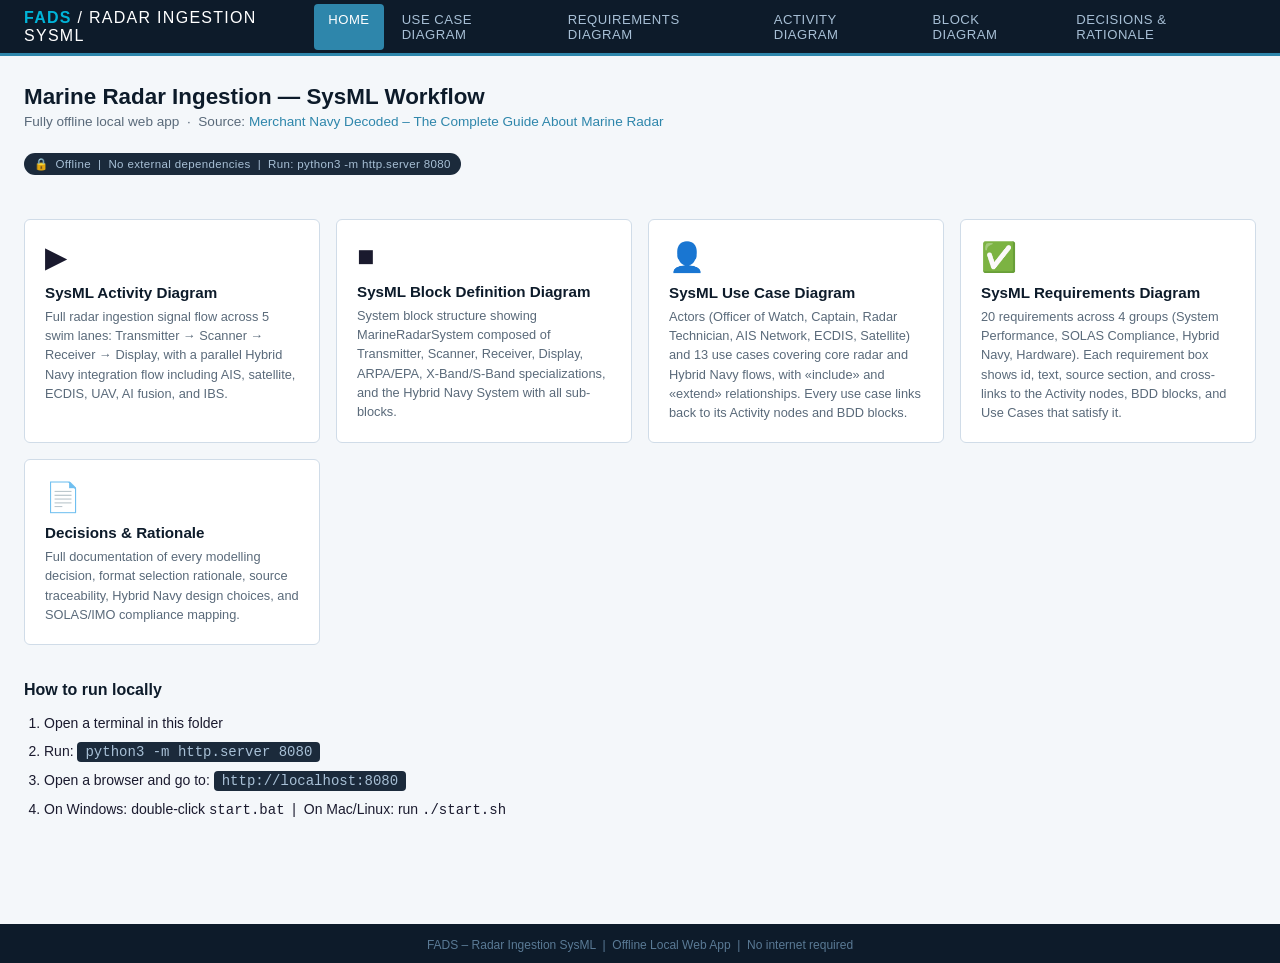
<file: radar-webapp/index.html>
<!DOCTYPE html>
<html lang="en">
<head>
  <meta charset="UTF-8">
  <meta name="viewport" content="width=device-width, initial-scale=1.0">
  <title>FADS – Radar Ingestion SysML</title>
  <link rel="stylesheet" href="css/style.css">
</head>
<body>

<header>
  <div class="logo">FADS <span>/ Radar Ingestion SysML</span></div>
  <nav>
    <a href="index.html" class="active">Home</a>
    <a href="usecase.html">Use Case Diagram</a>
    <a href="requirements.html">Requirements Diagram</a>
    <a href="activity.html">Activity Diagram</a>
    <a href="bdd.html">Block Diagram</a>
    <a href="rationale.html">Decisions &amp; Rationale</a>
  </nav>
</header>

<div class="page-content">
  <h1 class="page-title">Marine Radar Ingestion — SysML Workflow</h1>
  <p class="page-subtitle">
    Fully offline local web app &nbsp;·&nbsp;
    Source: <a href="#" onclick="return false;">Merchant Navy Decoded – The Complete Guide About Marine Radar</a>
  </p>

  <div class="source-badge">
    &#128274;&nbsp; Offline &nbsp;|&nbsp; No external dependencies &nbsp;|&nbsp; Run: python3 -m http.server 8080
  </div>

  <div class="card-grid">
    <a class="card" href="activity.html">
      <div class="card-icon">&#9654;</div>
      <div class="card-title">SysML Activity Diagram</div>
      <div class="card-desc">
        Full radar ingestion signal flow across 5 swim lanes: Transmitter → Scanner → Receiver → Display,
        with a parallel Hybrid Navy integration flow including AIS, satellite, ECDIS, UAV, AI fusion, and IBS.
      </div>
    </a>

    <a class="card" href="bdd.html">
      <div class="card-icon">&#9632;</div>
      <div class="card-title">SysML Block Definition Diagram</div>
      <div class="card-desc">
        System block structure showing MarineRadarSystem composed of Transmitter, Scanner, Receiver, Display,
        ARPA/EPA, X-Band/S-Band specializations, and the Hybrid Navy System with all sub-blocks.
      </div>
    </a>

    <a class="card" href="usecase.html">
      <div class="card-icon">&#128100;</div>
      <div class="card-title">SysML Use Case Diagram</div>
      <div class="card-desc">
        Actors (Officer of Watch, Captain, Radar Technician, AIS Network, ECDIS, Satellite) and 13 use cases
        covering core radar and Hybrid Navy flows, with «include» and «extend» relationships.
        Every use case links back to its Activity nodes and BDD blocks.
      </div>
    </a>

    <a class="card" href="requirements.html">
      <div class="card-icon">&#9989;</div>
      <div class="card-title">SysML Requirements Diagram</div>
      <div class="card-desc">
        20 requirements across 4 groups (System Performance, SOLAS Compliance, Hybrid Navy, Hardware).
        Each requirement box shows id, text, source section, and cross-links to the Activity nodes,
        BDD blocks, and Use Cases that satisfy it.
      </div>
    </a>

    <a class="card" href="rationale.html">
      <div class="card-icon">&#128196;</div>
      <div class="card-title">Decisions &amp; Rationale</div>
      <div class="card-desc">
        Full documentation of every modelling decision, format selection rationale, source traceability,
        Hybrid Navy design choices, and SOLAS/IMO compliance mapping.
      </div>
    </a>
  </div>

  <h2 style="margin-top:36px; font-size:1rem; color:var(--navy);">How to run locally</h2>
  <ol style="margin:10px 0 0 20px; line-height:2;">
    <li>Open a terminal in this folder</li>
    <li>Run: <code style="background:#1B2A3B;color:#A8C0D6;padding:2px 8px;border-radius:4px;">python3 -m http.server 8080</code></li>
    <li>Open a browser and go to: <code style="background:#1B2A3B;color:#A8C0D6;padding:2px 8px;border-radius:4px;">http://localhost:8080</code></li>
    <li>On Windows: double-click <code>start.bat</code> &nbsp;|&nbsp; On Mac/Linux: run <code>./start.sh</code></li>
  </ol>
</div>

<footer>
  FADS – Radar Ingestion SysML &nbsp;|&nbsp; Offline Local Web App &nbsp;|&nbsp; No internet required
</footer>

<script src="js/app.js"></script>
</body>
</html>
</file>
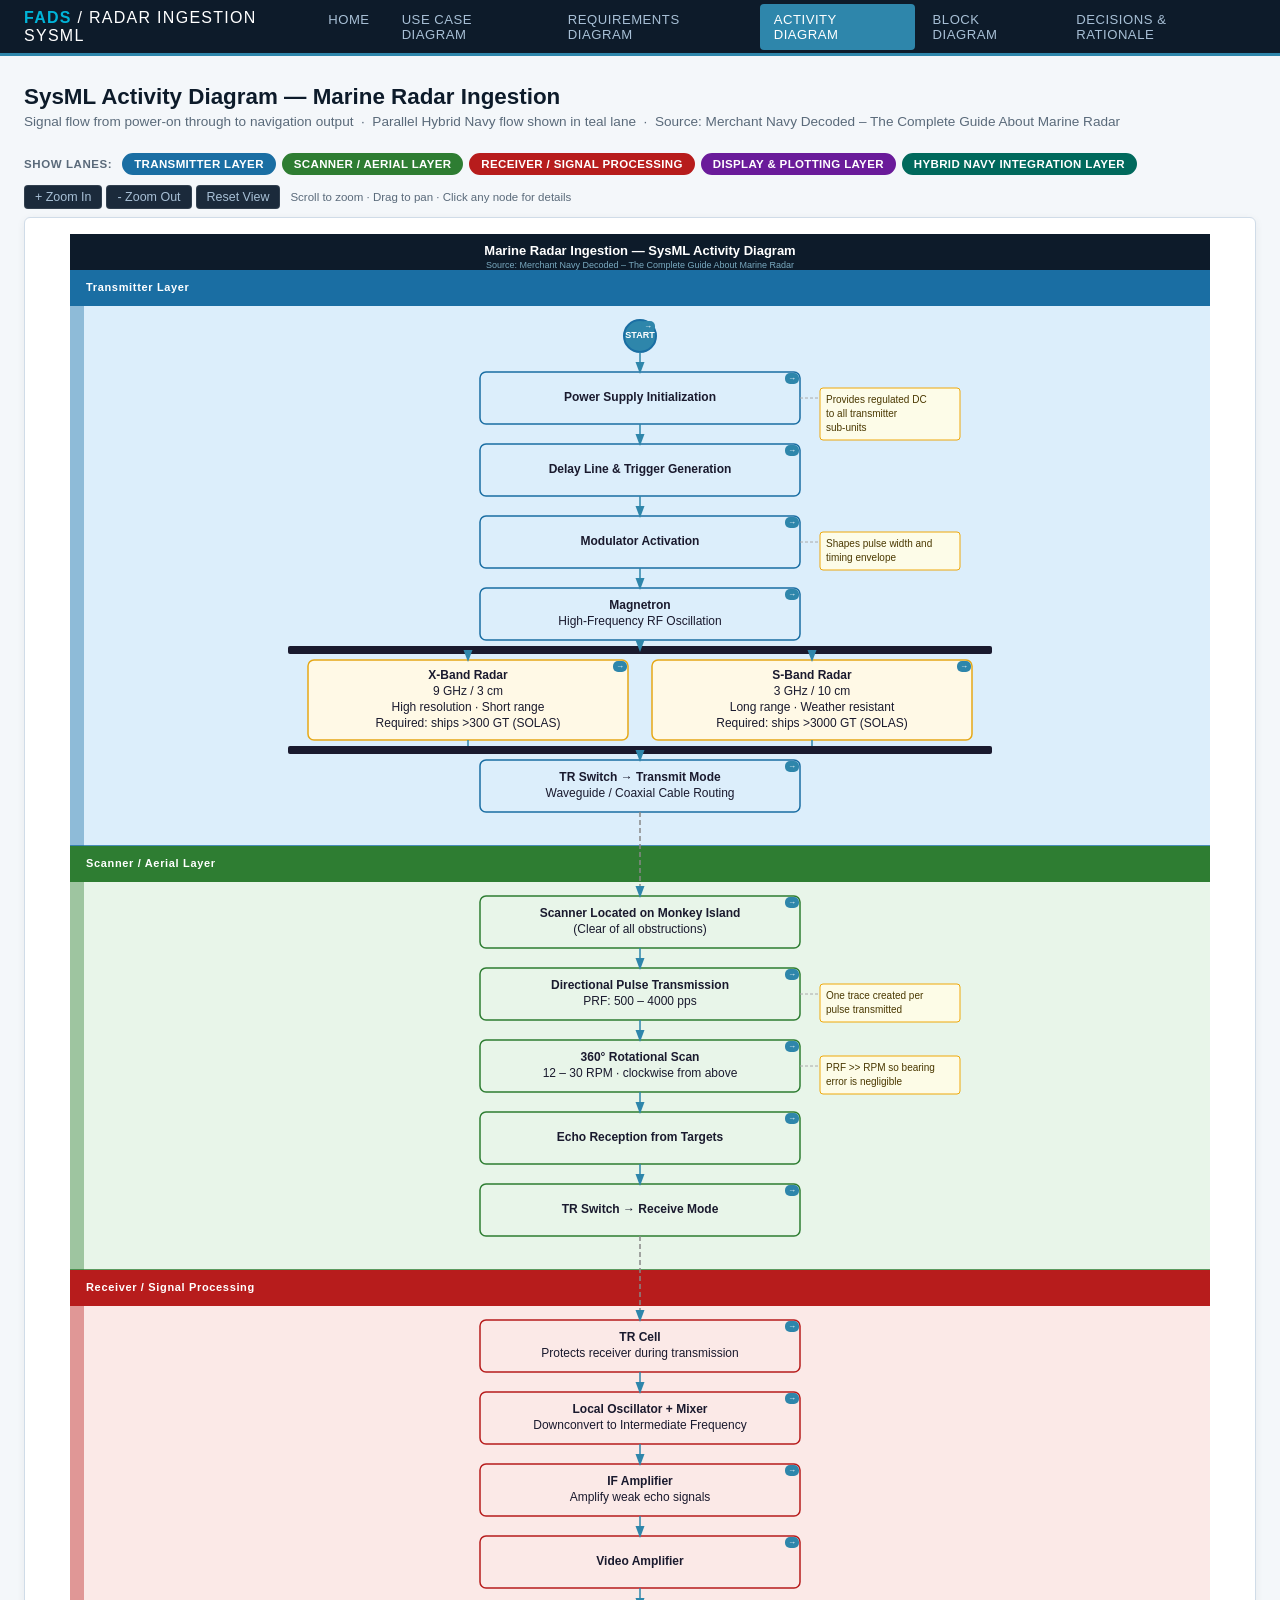
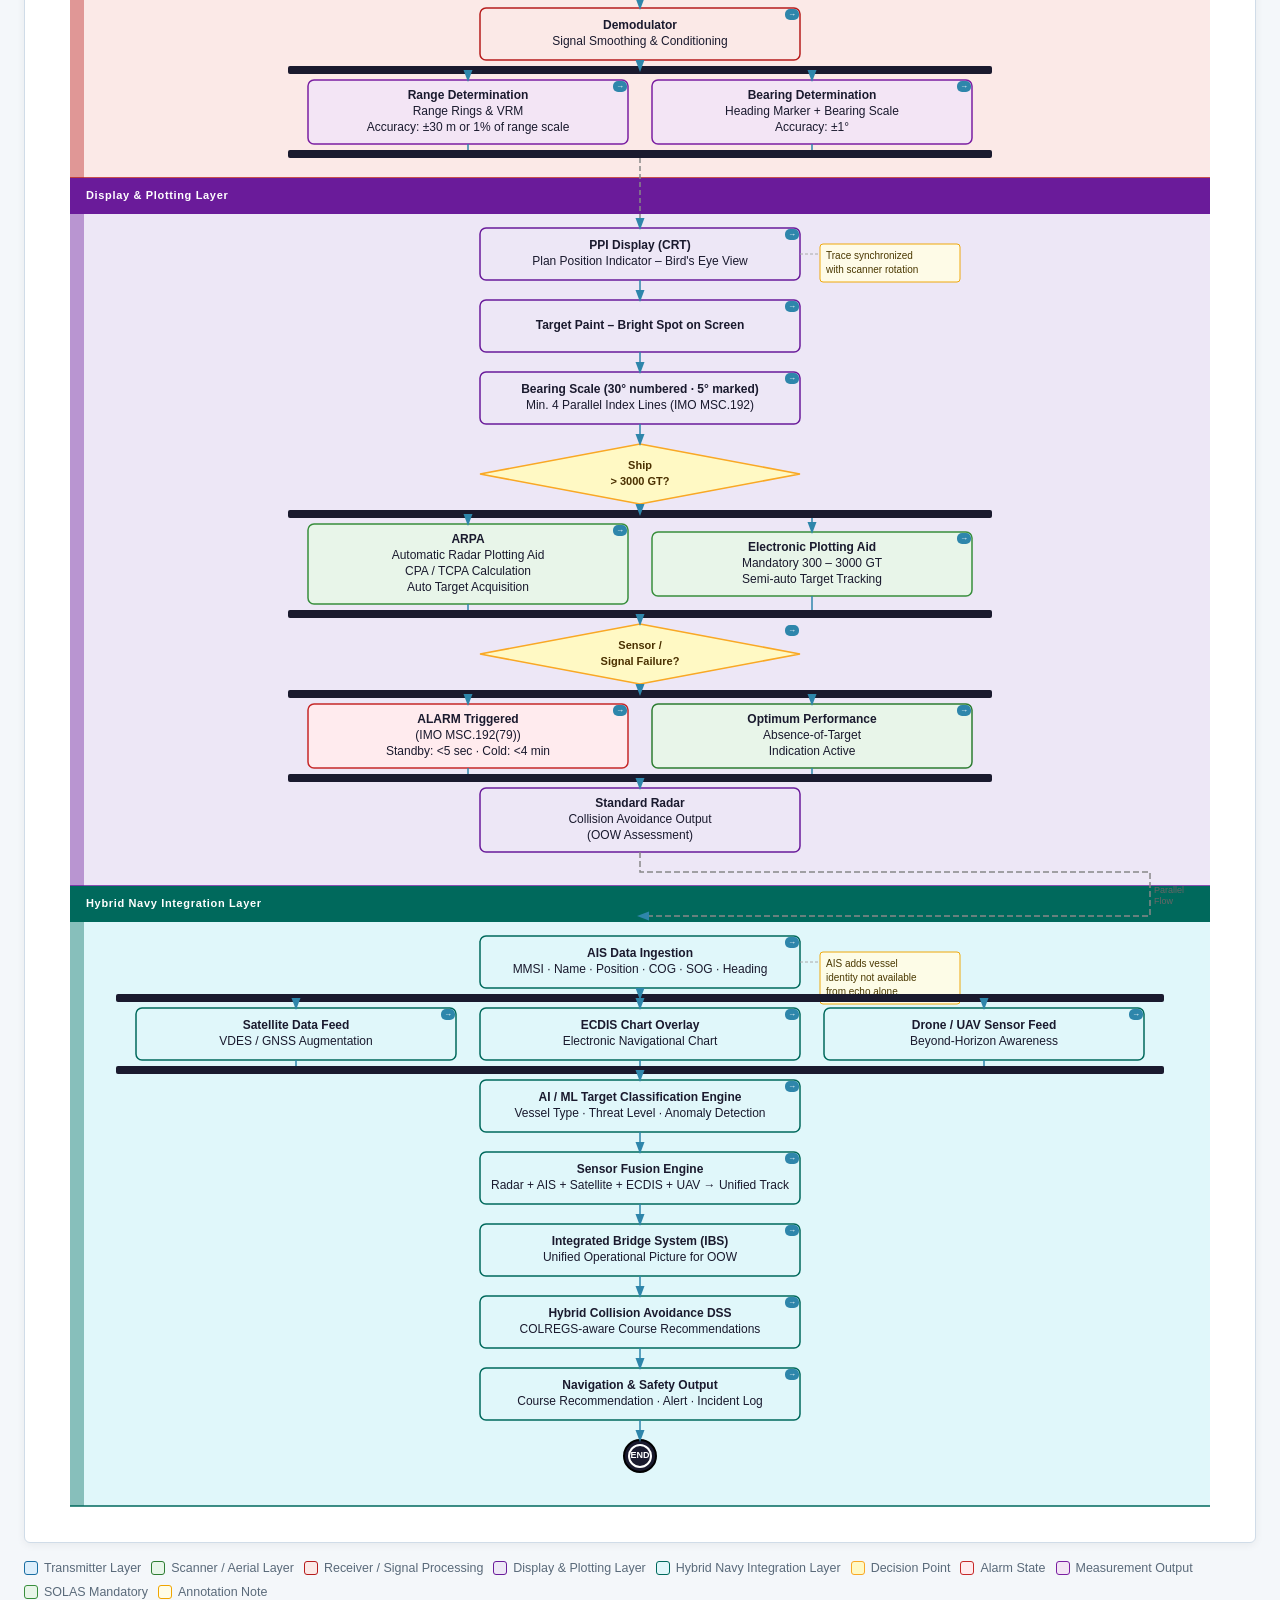
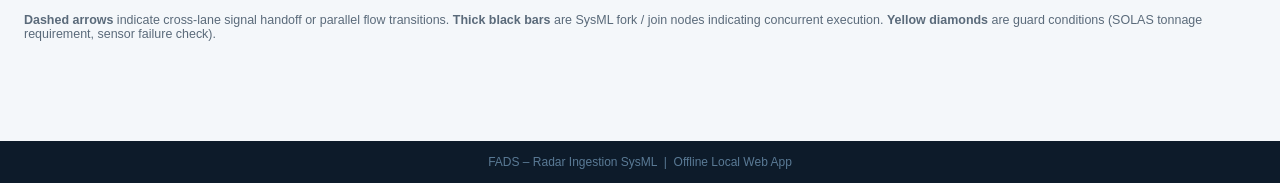
<file: radar-webapp/activity.html>
<!DOCTYPE html>
<html lang="en">
<head>
  <meta charset="UTF-8">
  <meta name="viewport" content="width=device-width, initial-scale=1.0">
  <title>Activity Diagram – FADS Radar SysML</title>
  <link rel="stylesheet" href="css/style.css">
</head>
<body>

<header>
  <div class="logo">FADS <span>/ Radar Ingestion SysML</span></div>
  <nav>
    <a href="index.html">Home</a>
    <a href="usecase.html">Use Case Diagram</a>
    <a href="requirements.html">Requirements Diagram</a>
    <a href="activity.html" class="active">Activity Diagram</a>
    <a href="bdd.html">Block Diagram</a>
    <a href="rationale.html">Decisions &amp; Rationale</a>
  </nav>
</header>

<div class="page-content">
  <h1 class="page-title">SysML Activity Diagram — Marine Radar Ingestion</h1>
  <p class="page-subtitle">
    Signal flow from power-on through to navigation output &nbsp;·&nbsp;
    Parallel Hybrid Navy flow shown in teal lane &nbsp;·&nbsp;
    Source: Merchant Navy Decoded – The Complete Guide About Marine Radar
  </p>

  <div id="lane-filter" class="lane-filter-bar">
    <span class="filter-label">Show lanes:</span>
  </div>

  <div id="diagram-toolbar" class="zoom-controls">
    <button data-zoom="in">+ Zoom In</button>
    <button data-zoom="out">- Zoom Out</button>
    <button data-zoom="reset">Reset View</button>
    <span class="zoom-hint">Scroll to zoom &middot; Drag to pan &middot; Click any node for details</span>
  </div>

  <div class="diagram-wrap">
    <div id="activity-svg"></div>
  </div>

  <div class="legend" style="margin-top:18px;">
    <div class="legend-item">
      <div class="legend-swatch" style="background:#DCEEFB;border-color:#1A6EA3;"></div>
      Transmitter Layer
    </div>
    <div class="legend-item">
      <div class="legend-swatch" style="background:#E8F5E9;border-color:#2E7D32;"></div>
      Scanner / Aerial Layer
    </div>
    <div class="legend-item">
      <div class="legend-swatch" style="background:#FBE9E7;border-color:#B71C1C;"></div>
      Receiver / Signal Processing
    </div>
    <div class="legend-item">
      <div class="legend-swatch" style="background:#EDE7F6;border-color:#6A1B9A;"></div>
      Display &amp; Plotting Layer
    </div>
    <div class="legend-item">
      <div class="legend-swatch" style="background:#E0F7FA;border-color:#00695C;"></div>
      Hybrid Navy Integration Layer
    </div>
    <div class="legend-item">
      <div class="legend-swatch" style="background:#FFF9C4;border-color:#F9A825;"></div>
      Decision Point
    </div>
    <div class="legend-item">
      <div class="legend-swatch" style="background:#FFEBEE;border-color:#C62828;"></div>
      Alarm State
    </div>
    <div class="legend-item">
      <div class="legend-swatch" style="background:#F3E5F5;border-color:#7B1FA2;"></div>
      Measurement Output
    </div>
    <div class="legend-item">
      <div class="legend-swatch" style="background:#E8F5E9;border-color:#388E3C;"></div>
      SOLAS Mandatory
    </div>
    <div class="legend-item">
      <div class="legend-swatch" style="background:#FFFDE7;border-color:#F0A500;"></div>
      Annotation Note
    </div>
  </div>

  <p style="margin-top:14px; font-size:0.78rem; color:var(--text-muted);">
    <strong>Dashed arrows</strong> indicate cross-lane signal handoff or parallel flow transitions.
    <strong>Thick black bars</strong> are SysML fork / join nodes indicating concurrent execution.
    <strong>Yellow diamonds</strong> are guard conditions (SOLAS tonnage requirement, sensor failure check).
  </p>
</div>

<footer>
  FADS – Radar Ingestion SysML &nbsp;|&nbsp; Offline Local Web App
</footer>

<script src="js/app.js"></script>
<script src="js/interact.js"></script>
<script src="js/activity.js"></script>
</body>
</html>
</file>
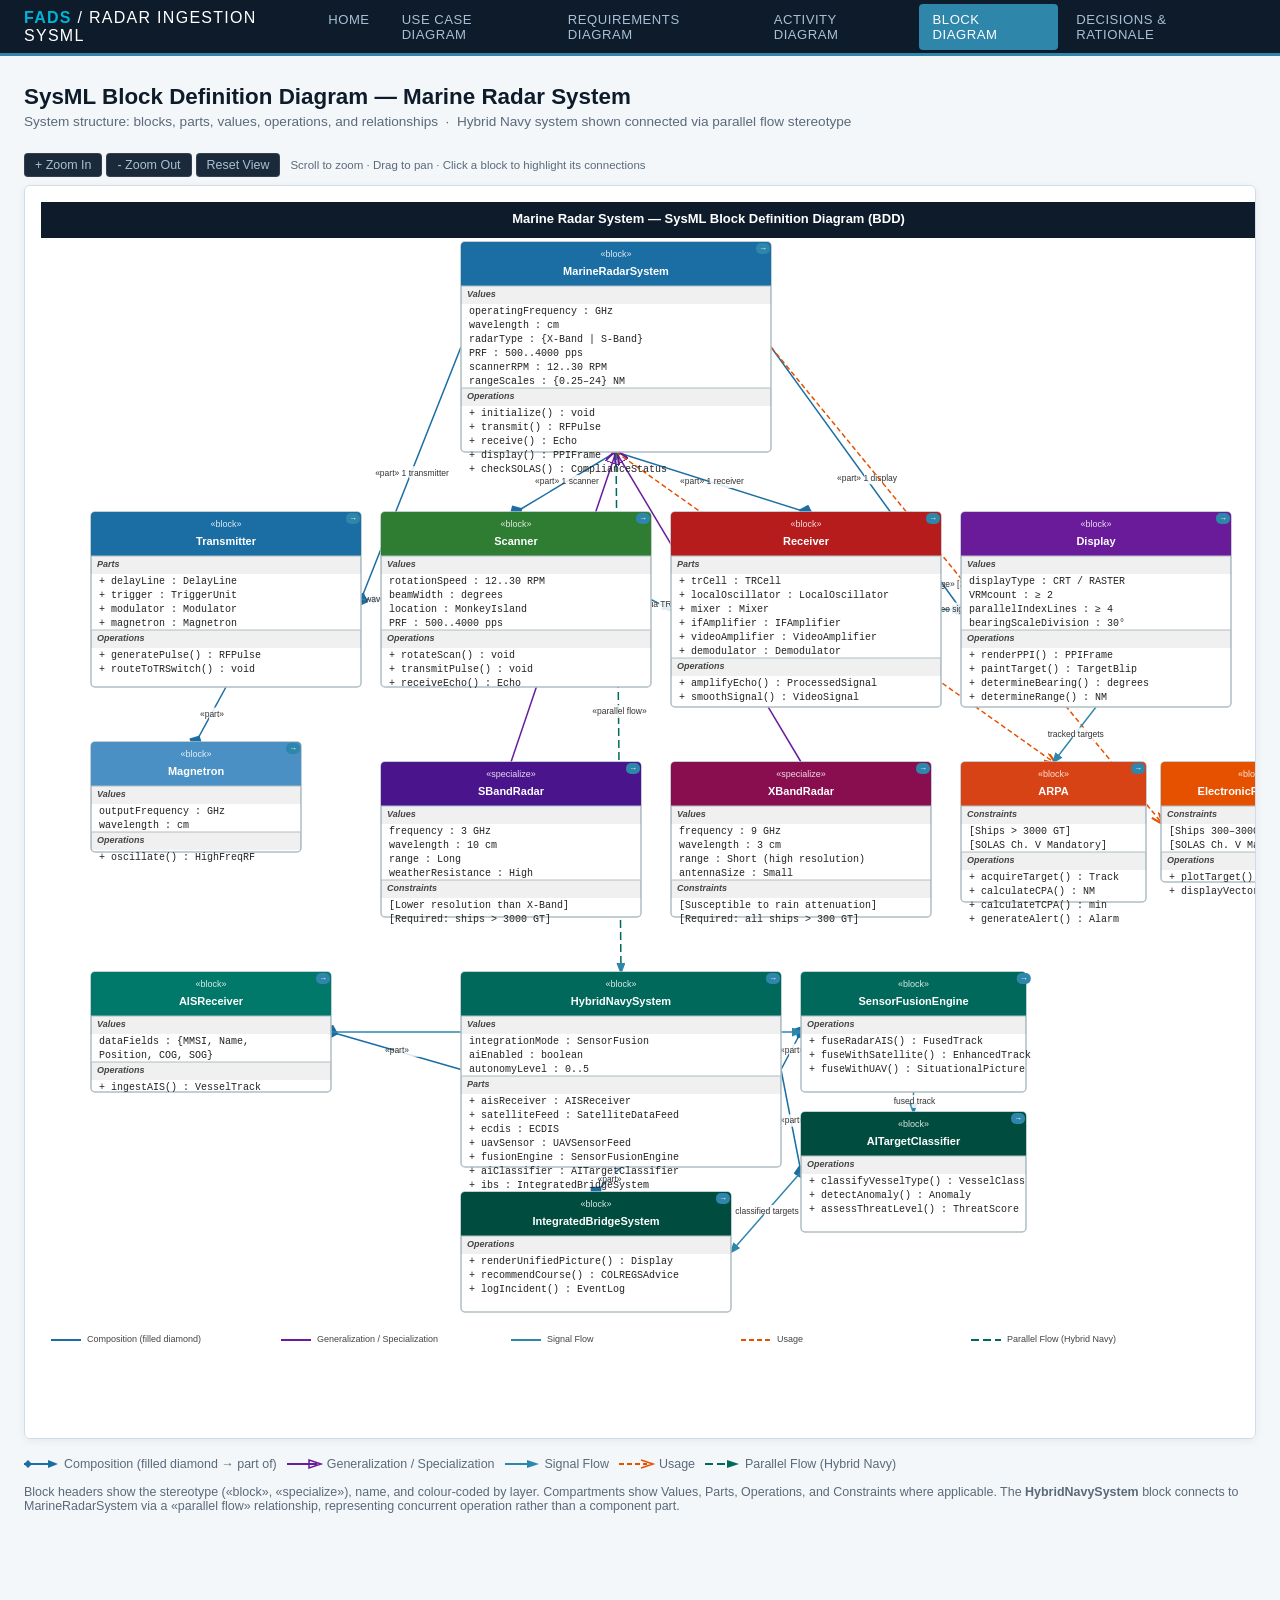
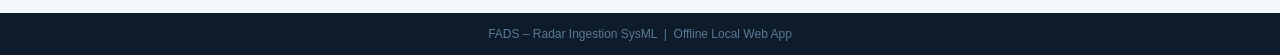
<file: radar-webapp/bdd.html>
<!DOCTYPE html>
<html lang="en">
<head>
  <meta charset="UTF-8">
  <meta name="viewport" content="width=device-width, initial-scale=1.0">
  <title>Block Diagram – FADS Radar SysML</title>
  <link rel="stylesheet" href="css/style.css">
</head>
<body>

<header>
  <div class="logo">FADS <span>/ Radar Ingestion SysML</span></div>
  <nav>
    <a href="index.html">Home</a>
    <a href="usecase.html">Use Case Diagram</a>
    <a href="requirements.html">Requirements Diagram</a>
    <a href="activity.html">Activity Diagram</a>
    <a href="bdd.html" class="active">Block Diagram</a>
    <a href="rationale.html">Decisions &amp; Rationale</a>
  </nav>
</header>

<div class="page-content">
  <h1 class="page-title">SysML Block Definition Diagram — Marine Radar System</h1>
  <p class="page-subtitle">
    System structure: blocks, parts, values, operations, and relationships &nbsp;·&nbsp;
    Hybrid Navy system shown connected via parallel flow stereotype
  </p>

  <div id="diagram-toolbar" class="zoom-controls">
    <button data-zoom="in">+ Zoom In</button>
    <button data-zoom="out">- Zoom Out</button>
    <button data-zoom="reset">Reset View</button>
    <span class="zoom-hint">Scroll to zoom &middot; Drag to pan &middot; Click a block to highlight its connections</span>
  </div>

  <div class="diagram-wrap">
    <div id="bdd-svg"></div>
  </div>

  <div class="legend" style="margin-top:18px;">
    <div class="legend-item">
      <svg width="34" height="12" style="overflow:visible;">
        <line x1="0" y1="6" x2="30" y2="6" stroke="#1A6EA3" stroke-width="2"/>
        <polygon points="24,2 34,6 24,10" fill="#1A6EA3"/>
        <polygon points="4,2 0,6 4,10 8,6" fill="#1A6EA3"/>
      </svg>
      Composition (filled diamond → part of)
    </div>
    <div class="legend-item">
      <svg width="34" height="12" style="overflow:visible;">
        <line x1="0" y1="6" x2="30" y2="6" stroke="#6A1B9A" stroke-width="2"/>
        <polygon points="22,2 34,6 22,10" fill="none" stroke="#6A1B9A" stroke-width="1.5"/>
      </svg>
      Generalization / Specialization
    </div>
    <div class="legend-item">
      <svg width="34" height="12" style="overflow:visible;">
        <line x1="0" y1="6" x2="28" y2="6" stroke="#2E86AB" stroke-width="2"/>
        <polygon points="22,2 34,6 22,10" fill="#2E86AB"/>
      </svg>
      Signal Flow
    </div>
    <div class="legend-item">
      <svg width="34" height="12" style="overflow:visible;">
        <line x1="0" y1="6" x2="28" y2="6" stroke="#E65100" stroke-width="2" stroke-dasharray="5,3"/>
        <path d="M22,2 L34,6 L22,10" fill="none" stroke="#E65100" stroke-width="1.5"/>
      </svg>
      Usage
    </div>
    <div class="legend-item">
      <svg width="34" height="12" style="overflow:visible;">
        <line x1="0" y1="6" x2="28" y2="6" stroke="#00695C" stroke-width="2" stroke-dasharray="8,4"/>
        <polygon points="22,2 34,6 22,10" fill="#00695C"/>
      </svg>
      Parallel Flow (Hybrid Navy)
    </div>
  </div>

  <p style="margin-top:14px; font-size:0.78rem; color:var(--text-muted);">
    Block headers show the stereotype («block», «specialize»), name, and colour-coded by layer.
    Compartments show Values, Parts, Operations, and Constraints where applicable.
    The <strong>HybridNavySystem</strong> block connects to MarineRadarSystem via a «parallel flow» relationship,
    representing concurrent operation rather than a component part.
  </p>
</div>

<footer>
  FADS – Radar Ingestion SysML &nbsp;|&nbsp; Offline Local Web App
</footer>

<script src="js/app.js"></script>
<script src="js/interact.js"></script>
<script src="js/bdd.js"></script>
</body>
</html>
</file>
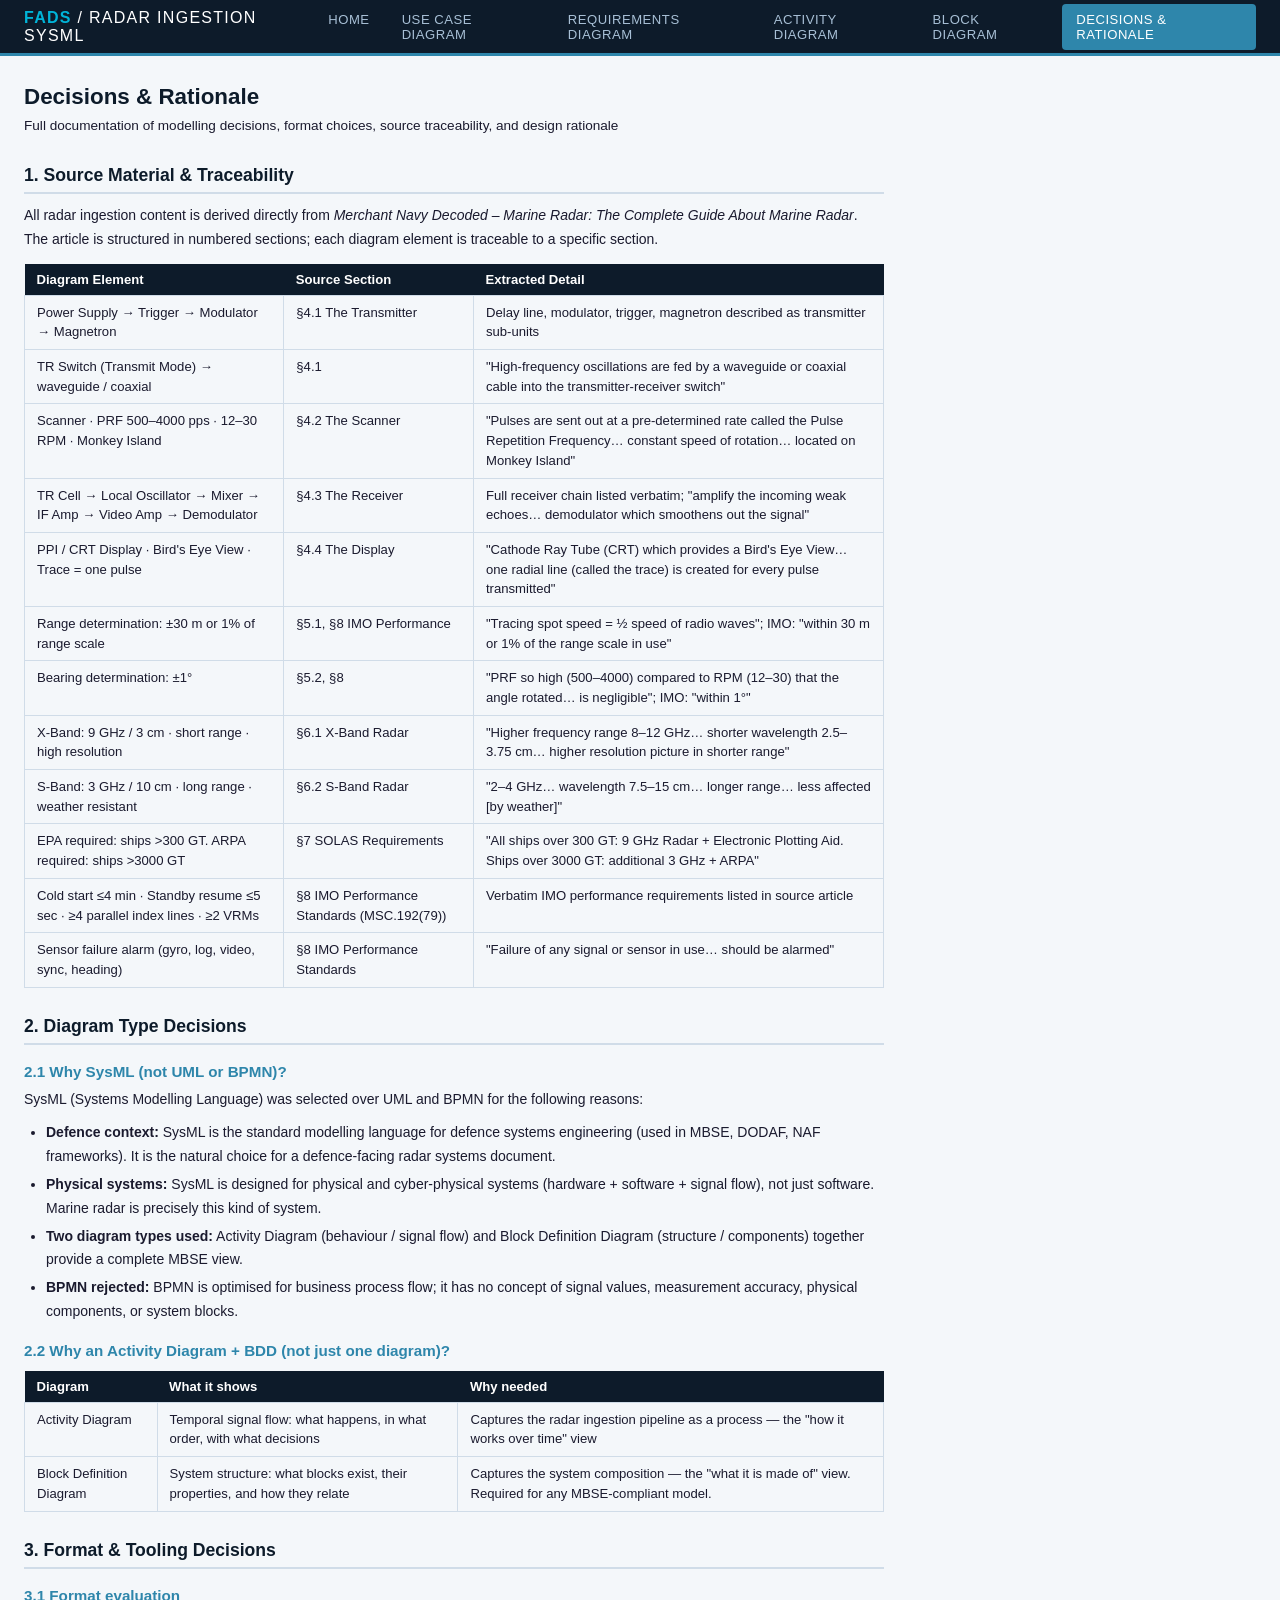
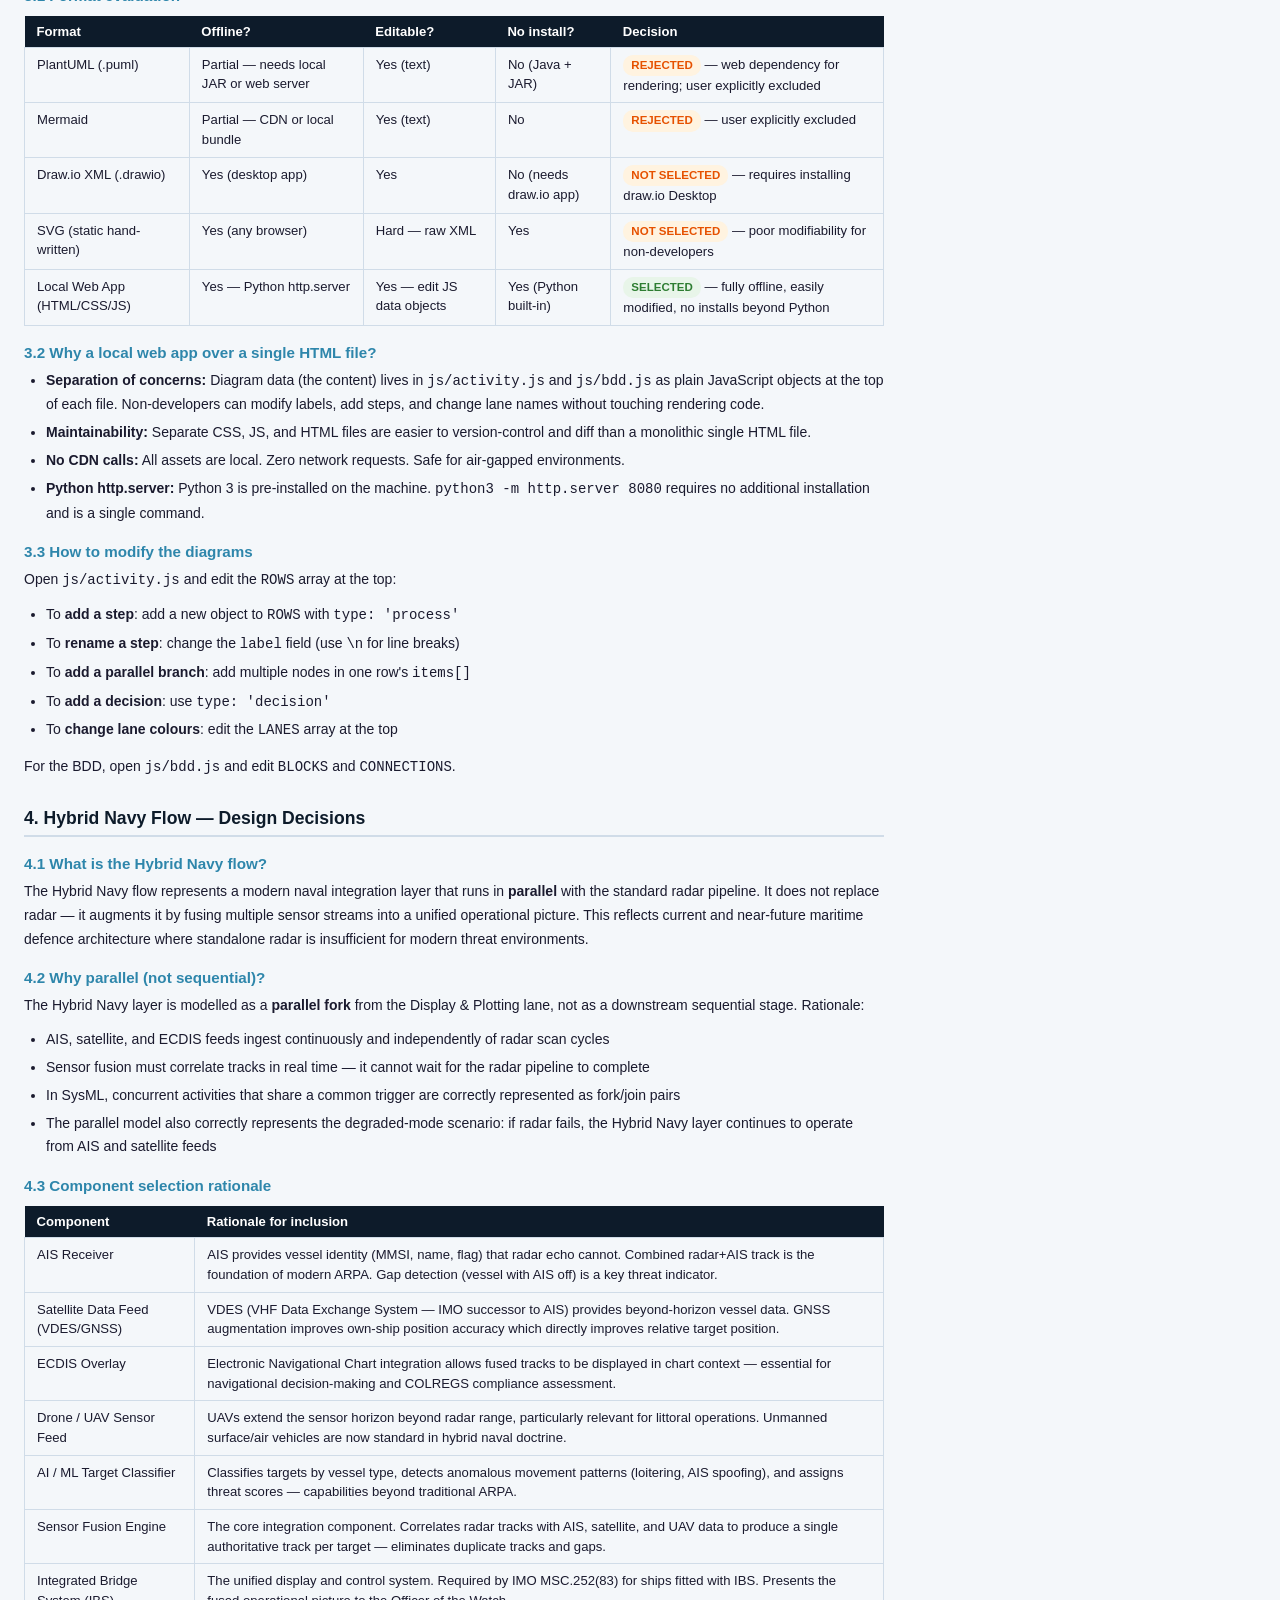
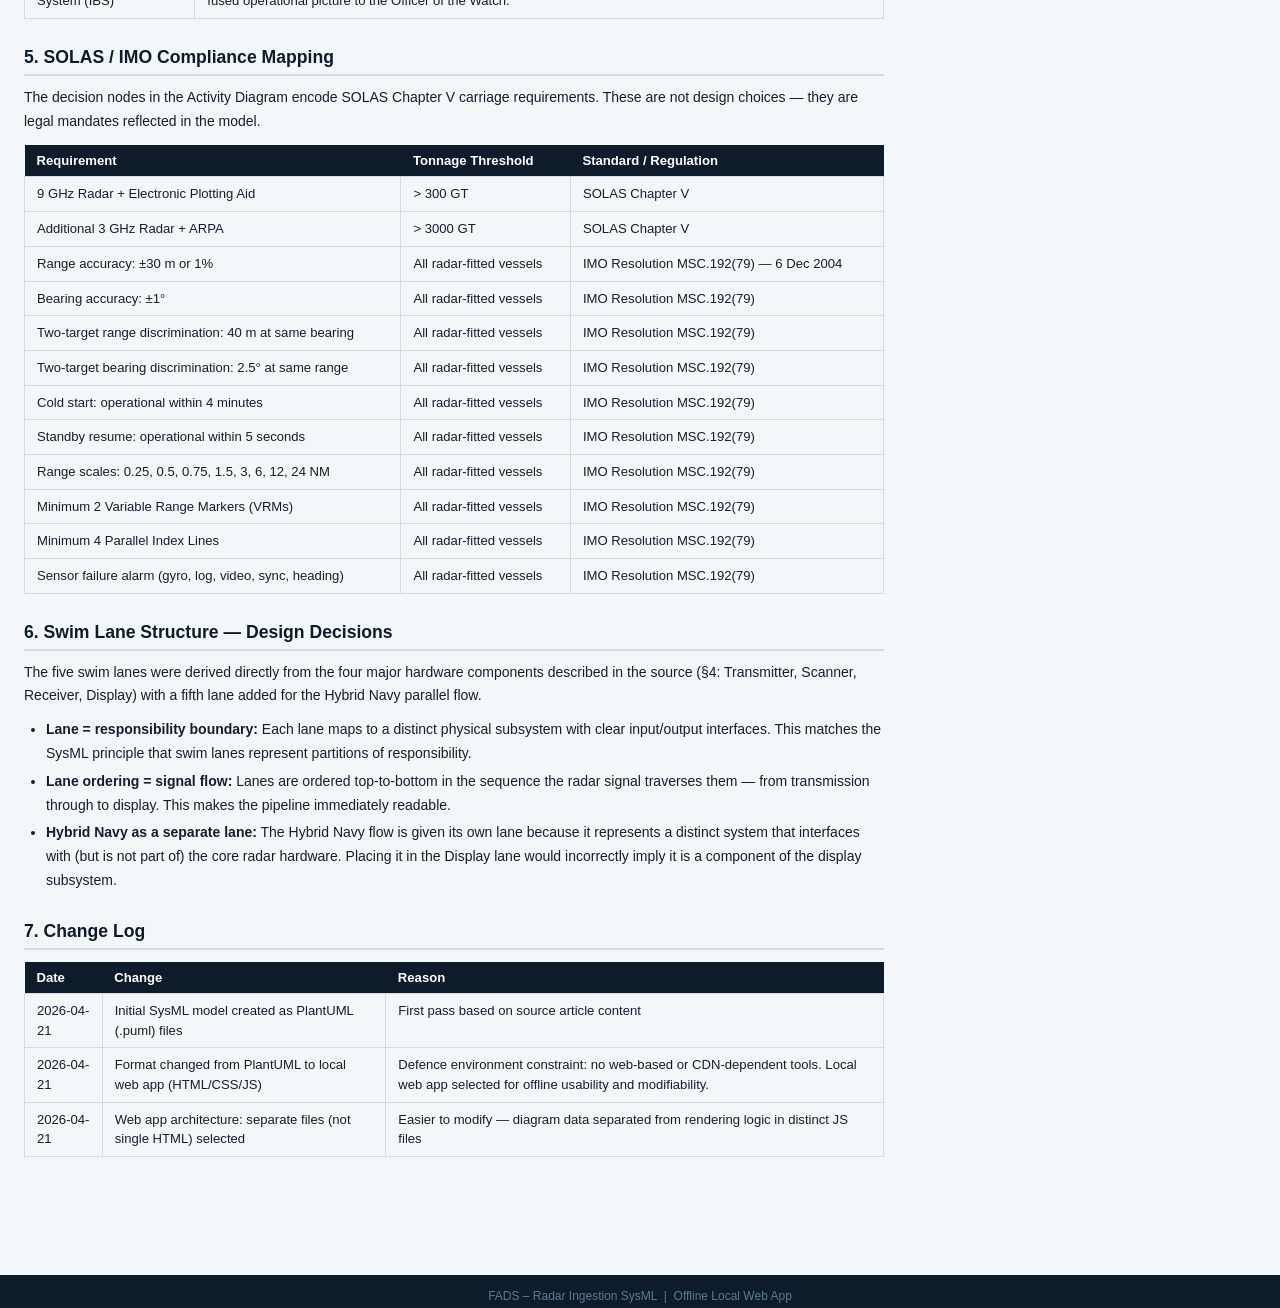
<file: radar-webapp/rationale.html>
<!DOCTYPE html>
<html lang="en">
<head>
  <meta charset="UTF-8">
  <meta name="viewport" content="width=device-width, initial-scale=1.0">
  <title>Decisions &amp; Rationale – FADS Radar SysML</title>
  <link rel="stylesheet" href="css/style.css">
</head>
<body>

<header>
  <div class="logo">FADS <span>/ Radar Ingestion SysML</span></div>
  <nav>
    <a href="index.html">Home</a>
    <a href="usecase.html">Use Case Diagram</a>
    <a href="requirements.html">Requirements Diagram</a>
    <a href="activity.html">Activity Diagram</a>
    <a href="bdd.html">Block Diagram</a>
    <a href="rationale.html" class="active">Decisions &amp; Rationale</a>
  </nav>
</header>

<div class="page-content">
  <div class="rationale-body">

    <h1 class="page-title">Decisions &amp; Rationale</h1>
    <p class="page-subtitle">
      Full documentation of modelling decisions, format choices, source traceability, and design rationale
    </p>

    <!-- ── SECTION 1: SOURCE ─────────────────────────────────── -->
    <h2>1. Source Material &amp; Traceability</h2>
    <p>
      All radar ingestion content is derived directly from
      <em>Merchant Navy Decoded – Marine Radar: The Complete Guide About Marine Radar</em>.
      The article is structured in numbered sections; each diagram element is traceable to a specific section.
    </p>

    <table class="decision-table">
      <thead>
        <tr>
          <th>Diagram Element</th>
          <th>Source Section</th>
          <th>Extracted Detail</th>
        </tr>
      </thead>
      <tbody>
        <tr>
          <td>Power Supply → Trigger → Modulator → Magnetron</td>
          <td>§4.1 The Transmitter</td>
          <td>Delay line, modulator, trigger, magnetron described as transmitter sub-units</td>
        </tr>
        <tr>
          <td>TR Switch (Transmit Mode) → waveguide / coaxial</td>
          <td>§4.1</td>
          <td>"High-frequency oscillations are fed by a waveguide or coaxial cable into the transmitter-receiver switch"</td>
        </tr>
        <tr>
          <td>Scanner · PRF 500–4000 pps · 12–30 RPM · Monkey Island</td>
          <td>§4.2 The Scanner</td>
          <td>"Pulses are sent out at a pre-determined rate called the Pulse Repetition Frequency… constant speed of rotation… located on Monkey Island"</td>
        </tr>
        <tr>
          <td>TR Cell → Local Oscillator → Mixer → IF Amp → Video Amp → Demodulator</td>
          <td>§4.3 The Receiver</td>
          <td>Full receiver chain listed verbatim; "amplify the incoming weak echoes… demodulator which smoothens out the signal"</td>
        </tr>
        <tr>
          <td>PPI / CRT Display · Bird's Eye View · Trace = one pulse</td>
          <td>§4.4 The Display</td>
          <td>"Cathode Ray Tube (CRT) which provides a Bird's Eye View… one radial line (called the trace) is created for every pulse transmitted"</td>
        </tr>
        <tr>
          <td>Range determination: ±30 m or 1% of range scale</td>
          <td>§5.1, §8 IMO Performance</td>
          <td>"Tracing spot speed = ½ speed of radio waves"; IMO: "within 30 m or 1% of the range scale in use"</td>
        </tr>
        <tr>
          <td>Bearing determination: ±1°</td>
          <td>§5.2, §8</td>
          <td>"PRF so high (500–4000) compared to RPM (12–30) that the angle rotated… is negligible"; IMO: "within 1°"</td>
        </tr>
        <tr>
          <td>X-Band: 9 GHz / 3 cm · short range · high resolution</td>
          <td>§6.1 X-Band Radar</td>
          <td>"Higher frequency range 8–12 GHz… shorter wavelength 2.5–3.75 cm… higher resolution picture in shorter range"</td>
        </tr>
        <tr>
          <td>S-Band: 3 GHz / 10 cm · long range · weather resistant</td>
          <td>§6.2 S-Band Radar</td>
          <td>"2–4 GHz… wavelength 7.5–15 cm… longer range… less affected [by weather]"</td>
        </tr>
        <tr>
          <td>EPA required: ships &gt;300 GT. ARPA required: ships &gt;3000 GT</td>
          <td>§7 SOLAS Requirements</td>
          <td>"All ships over 300 GT: 9 GHz Radar + Electronic Plotting Aid. Ships over 3000 GT: additional 3 GHz + ARPA"</td>
        </tr>
        <tr>
          <td>Cold start ≤4 min · Standby resume ≤5 sec · ≥4 parallel index lines · ≥2 VRMs</td>
          <td>§8 IMO Performance Standards (MSC.192(79))</td>
          <td>Verbatim IMO performance requirements listed in source article</td>
        </tr>
        <tr>
          <td>Sensor failure alarm (gyro, log, video, sync, heading)</td>
          <td>§8 IMO Performance Standards</td>
          <td>"Failure of any signal or sensor in use… should be alarmed"</td>
        </tr>
      </tbody>
    </table>

    <!-- ── SECTION 2: DIAGRAM TYPE DECISIONS ─────────────────── -->
    <h2>2. Diagram Type Decisions</h2>

    <h3>2.1 Why SysML (not UML or BPMN)?</h3>
    <p>
      SysML (Systems Modelling Language) was selected over UML and BPMN for the following reasons:
    </p>
    <ul>
      <li><strong>Defence context:</strong> SysML is the standard modelling language for defence systems engineering (used in MBSE, DODAF, NAF frameworks). It is the natural choice for a defence-facing radar systems document.</li>
      <li><strong>Physical systems:</strong> SysML is designed for physical and cyber-physical systems (hardware + software + signal flow), not just software. Marine radar is precisely this kind of system.</li>
      <li><strong>Two diagram types used:</strong> Activity Diagram (behaviour / signal flow) and Block Definition Diagram (structure / components) together provide a complete MBSE view.</li>
      <li><strong>BPMN rejected:</strong> BPMN is optimised for business process flow; it has no concept of signal values, measurement accuracy, physical components, or system blocks.</li>
    </ul>

    <h3>2.2 Why an Activity Diagram + BDD (not just one diagram)?</h3>
    <table class="decision-table">
      <thead>
        <tr><th>Diagram</th><th>What it shows</th><th>Why needed</th></tr>
      </thead>
      <tbody>
        <tr>
          <td>Activity Diagram</td>
          <td>Temporal signal flow: what happens, in what order, with what decisions</td>
          <td>Captures the radar ingestion pipeline as a process — the "how it works over time" view</td>
        </tr>
        <tr>
          <td>Block Definition Diagram</td>
          <td>System structure: what blocks exist, their properties, and how they relate</td>
          <td>Captures the system composition — the "what it is made of" view. Required for any MBSE-compliant model.</td>
        </tr>
      </tbody>
    </table>

    <!-- ── SECTION 3: FORMAT DECISIONS ───────────────────────── -->
    <h2>3. Format &amp; Tooling Decisions</h2>

    <h3>3.1 Format evaluation</h3>
    <table class="decision-table">
      <thead>
        <tr>
          <th>Format</th>
          <th>Offline?</th>
          <th>Editable?</th>
          <th>No install?</th>
          <th>Decision</th>
        </tr>
      </thead>
      <tbody>
        <tr>
          <td>PlantUML (.puml)</td>
          <td>Partial — needs local JAR or web server</td>
          <td>Yes (text)</td>
          <td>No (Java + JAR)</td>
          <td><span class="tag tag-decision">Rejected</span> — web dependency for rendering; user explicitly excluded</td>
        </tr>
        <tr>
          <td>Mermaid</td>
          <td>Partial — CDN or local bundle</td>
          <td>Yes (text)</td>
          <td>No</td>
          <td><span class="tag tag-decision">Rejected</span> — user explicitly excluded</td>
        </tr>
        <tr>
          <td>Draw.io XML (.drawio)</td>
          <td>Yes (desktop app)</td>
          <td>Yes</td>
          <td>No (needs draw.io app)</td>
          <td><span class="tag tag-decision">Not selected</span> — requires installing draw.io Desktop</td>
        </tr>
        <tr>
          <td>SVG (static hand-written)</td>
          <td>Yes (any browser)</td>
          <td>Hard — raw XML</td>
          <td>Yes</td>
          <td><span class="tag tag-decision">Not selected</span> — poor modifiability for non-developers</td>
        </tr>
        <tr>
          <td>Local Web App (HTML/CSS/JS)</td>
          <td>Yes — Python http.server</td>
          <td>Yes — edit JS data objects</td>
          <td>Yes (Python built-in)</td>
          <td><span class="tag tag-rationale">Selected</span> — fully offline, easily modified, no installs beyond Python</td>
        </tr>
      </tbody>
    </table>

    <h3>3.2 Why a local web app over a single HTML file?</h3>
    <ul>
      <li><strong>Separation of concerns:</strong> Diagram data (the content) lives in <code>js/activity.js</code> and <code>js/bdd.js</code> as plain JavaScript objects at the top of each file. Non-developers can modify labels, add steps, and change lane names without touching rendering code.</li>
      <li><strong>Maintainability:</strong> Separate CSS, JS, and HTML files are easier to version-control and diff than a monolithic single HTML file.</li>
      <li><strong>No CDN calls:</strong> All assets are local. Zero network requests. Safe for air-gapped environments.</li>
      <li><strong>Python http.server:</strong> Python 3 is pre-installed on the machine. <code>python3 -m http.server 8080</code> requires no additional installation and is a single command.</li>
    </ul>

    <h3>3.3 How to modify the diagrams</h3>
    <p>Open <code>js/activity.js</code> and edit the <code>ROWS</code> array at the top:</p>
    <ul>
      <li>To <strong>add a step</strong>: add a new object to <code>ROWS</code> with <code>type: 'process'</code></li>
      <li>To <strong>rename a step</strong>: change the <code>label</code> field (use <code>\n</code> for line breaks)</li>
      <li>To <strong>add a parallel branch</strong>: add multiple nodes in one row's <code>items[]</code></li>
      <li>To <strong>add a decision</strong>: use <code>type: 'decision'</code></li>
      <li>To <strong>change lane colours</strong>: edit the <code>LANES</code> array at the top</li>
    </ul>
    <p>For the BDD, open <code>js/bdd.js</code> and edit <code>BLOCKS</code> and <code>CONNECTIONS</code>.</p>

    <!-- ── SECTION 4: HYBRID NAVY DESIGN ─────────────────────── -->
    <h2>4. Hybrid Navy Flow — Design Decisions</h2>

    <h3>4.1 What is the Hybrid Navy flow?</h3>
    <p>
      The Hybrid Navy flow represents a modern naval integration layer that runs in <strong>parallel</strong>
      with the standard radar pipeline. It does not replace radar — it augments it by fusing multiple sensor
      streams into a unified operational picture. This reflects current and near-future maritime defence
      architecture where standalone radar is insufficient for modern threat environments.
    </p>

    <h3>4.2 Why parallel (not sequential)?</h3>
    <p>
      The Hybrid Navy layer is modelled as a <strong>parallel fork</strong> from the Display &amp; Plotting lane,
      not as a downstream sequential stage. Rationale:
    </p>
    <ul>
      <li>AIS, satellite, and ECDIS feeds ingest continuously and independently of radar scan cycles</li>
      <li>Sensor fusion must correlate tracks in real time — it cannot wait for the radar pipeline to complete</li>
      <li>In SysML, concurrent activities that share a common trigger are correctly represented as fork/join pairs</li>
      <li>The parallel model also correctly represents the degraded-mode scenario: if radar fails, the Hybrid Navy layer continues to operate from AIS and satellite feeds</li>
    </ul>

    <h3>4.3 Component selection rationale</h3>
    <table class="decision-table">
      <thead>
        <tr><th>Component</th><th>Rationale for inclusion</th></tr>
      </thead>
      <tbody>
        <tr>
          <td>AIS Receiver</td>
          <td>AIS provides vessel identity (MMSI, name, flag) that radar echo cannot. Combined radar+AIS track is the foundation of modern ARPA. Gap detection (vessel with AIS off) is a key threat indicator.</td>
        </tr>
        <tr>
          <td>Satellite Data Feed (VDES/GNSS)</td>
          <td>VDES (VHF Data Exchange System — IMO successor to AIS) provides beyond-horizon vessel data. GNSS augmentation improves own-ship position accuracy which directly improves relative target position.</td>
        </tr>
        <tr>
          <td>ECDIS Overlay</td>
          <td>Electronic Navigational Chart integration allows fused tracks to be displayed in chart context — essential for navigational decision-making and COLREGS compliance assessment.</td>
        </tr>
        <tr>
          <td>Drone / UAV Sensor Feed</td>
          <td>UAVs extend the sensor horizon beyond radar range, particularly relevant for littoral operations. Unmanned surface/air vehicles are now standard in hybrid naval doctrine.</td>
        </tr>
        <tr>
          <td>AI / ML Target Classifier</td>
          <td>Classifies targets by vessel type, detects anomalous movement patterns (loitering, AIS spoofing), and assigns threat scores — capabilities beyond traditional ARPA.</td>
        </tr>
        <tr>
          <td>Sensor Fusion Engine</td>
          <td>The core integration component. Correlates radar tracks with AIS, satellite, and UAV data to produce a single authoritative track per target — eliminates duplicate tracks and gaps.</td>
        </tr>
        <tr>
          <td>Integrated Bridge System (IBS)</td>
          <td>The unified display and control system. Required by IMO MSC.252(83) for ships fitted with IBS. Presents the fused operational picture to the Officer of the Watch.</td>
        </tr>
      </tbody>
    </table>

    <!-- ── SECTION 5: SOLAS / IMO COMPLIANCE ─────────────────── -->
    <h2>5. SOLAS / IMO Compliance Mapping</h2>
    <p>
      The decision nodes in the Activity Diagram encode SOLAS Chapter V carriage requirements.
      These are not design choices — they are legal mandates reflected in the model.
    </p>
    <table class="decision-table">
      <thead>
        <tr><th>Requirement</th><th>Tonnage Threshold</th><th>Standard / Regulation</th></tr>
      </thead>
      <tbody>
        <tr>
          <td>9 GHz Radar + Electronic Plotting Aid</td>
          <td>&gt; 300 GT</td>
          <td>SOLAS Chapter V</td>
        </tr>
        <tr>
          <td>Additional 3 GHz Radar + ARPA</td>
          <td>&gt; 3000 GT</td>
          <td>SOLAS Chapter V</td>
        </tr>
        <tr>
          <td>Range accuracy: ±30 m or 1%</td>
          <td>All radar-fitted vessels</td>
          <td>IMO Resolution MSC.192(79) — 6 Dec 2004</td>
        </tr>
        <tr>
          <td>Bearing accuracy: ±1°</td>
          <td>All radar-fitted vessels</td>
          <td>IMO Resolution MSC.192(79)</td>
        </tr>
        <tr>
          <td>Two-target range discrimination: 40 m at same bearing</td>
          <td>All radar-fitted vessels</td>
          <td>IMO Resolution MSC.192(79)</td>
        </tr>
        <tr>
          <td>Two-target bearing discrimination: 2.5° at same range</td>
          <td>All radar-fitted vessels</td>
          <td>IMO Resolution MSC.192(79)</td>
        </tr>
        <tr>
          <td>Cold start: operational within 4 minutes</td>
          <td>All radar-fitted vessels</td>
          <td>IMO Resolution MSC.192(79)</td>
        </tr>
        <tr>
          <td>Standby resume: operational within 5 seconds</td>
          <td>All radar-fitted vessels</td>
          <td>IMO Resolution MSC.192(79)</td>
        </tr>
        <tr>
          <td>Range scales: 0.25, 0.5, 0.75, 1.5, 3, 6, 12, 24 NM</td>
          <td>All radar-fitted vessels</td>
          <td>IMO Resolution MSC.192(79)</td>
        </tr>
        <tr>
          <td>Minimum 2 Variable Range Markers (VRMs)</td>
          <td>All radar-fitted vessels</td>
          <td>IMO Resolution MSC.192(79)</td>
        </tr>
        <tr>
          <td>Minimum 4 Parallel Index Lines</td>
          <td>All radar-fitted vessels</td>
          <td>IMO Resolution MSC.192(79)</td>
        </tr>
        <tr>
          <td>Sensor failure alarm (gyro, log, video, sync, heading)</td>
          <td>All radar-fitted vessels</td>
          <td>IMO Resolution MSC.192(79)</td>
        </tr>
      </tbody>
    </table>

    <!-- ── SECTION 6: SWIM LANE DECISIONS ────────────────────── -->
    <h2>6. Swim Lane Structure — Design Decisions</h2>
    <p>
      The five swim lanes were derived directly from the four major hardware components described in the source
      (§4: Transmitter, Scanner, Receiver, Display) with a fifth lane added for the Hybrid Navy parallel flow.
    </p>
    <ul>
      <li><strong>Lane = responsibility boundary:</strong> Each lane maps to a distinct physical subsystem with clear input/output interfaces. This matches the SysML principle that swim lanes represent partitions of responsibility.</li>
      <li><strong>Lane ordering = signal flow:</strong> Lanes are ordered top-to-bottom in the sequence the radar signal traverses them — from transmission through to display. This makes the pipeline immediately readable.</li>
      <li><strong>Hybrid Navy as a separate lane:</strong> The Hybrid Navy flow is given its own lane because it represents a distinct system that interfaces with (but is not part of) the core radar hardware. Placing it in the Display lane would incorrectly imply it is a component of the display subsystem.</li>
    </ul>

    <!-- ── SECTION 7: CHANGE LOG ──────────────────────────────── -->
    <h2>7. Change Log</h2>
    <table class="decision-table">
      <thead>
        <tr><th>Date</th><th>Change</th><th>Reason</th></tr>
      </thead>
      <tbody>
        <tr>
          <td>2026-04-21</td>
          <td>Initial SysML model created as PlantUML (.puml) files</td>
          <td>First pass based on source article content</td>
        </tr>
        <tr>
          <td>2026-04-21</td>
          <td>Format changed from PlantUML to local web app (HTML/CSS/JS)</td>
          <td>Defence environment constraint: no web-based or CDN-dependent tools. Local web app selected for offline usability and modifiability.</td>
        </tr>
        <tr>
          <td>2026-04-21</td>
          <td>Web app architecture: separate files (not single HTML) selected</td>
          <td>Easier to modify — diagram data separated from rendering logic in distinct JS files</td>
        </tr>
      </tbody>
    </table>

  </div>
</div>

<footer>
  FADS – Radar Ingestion SysML &nbsp;|&nbsp; Offline Local Web App
</footer>

<script src="js/app.js"></script>
</body>
</html>
</file>
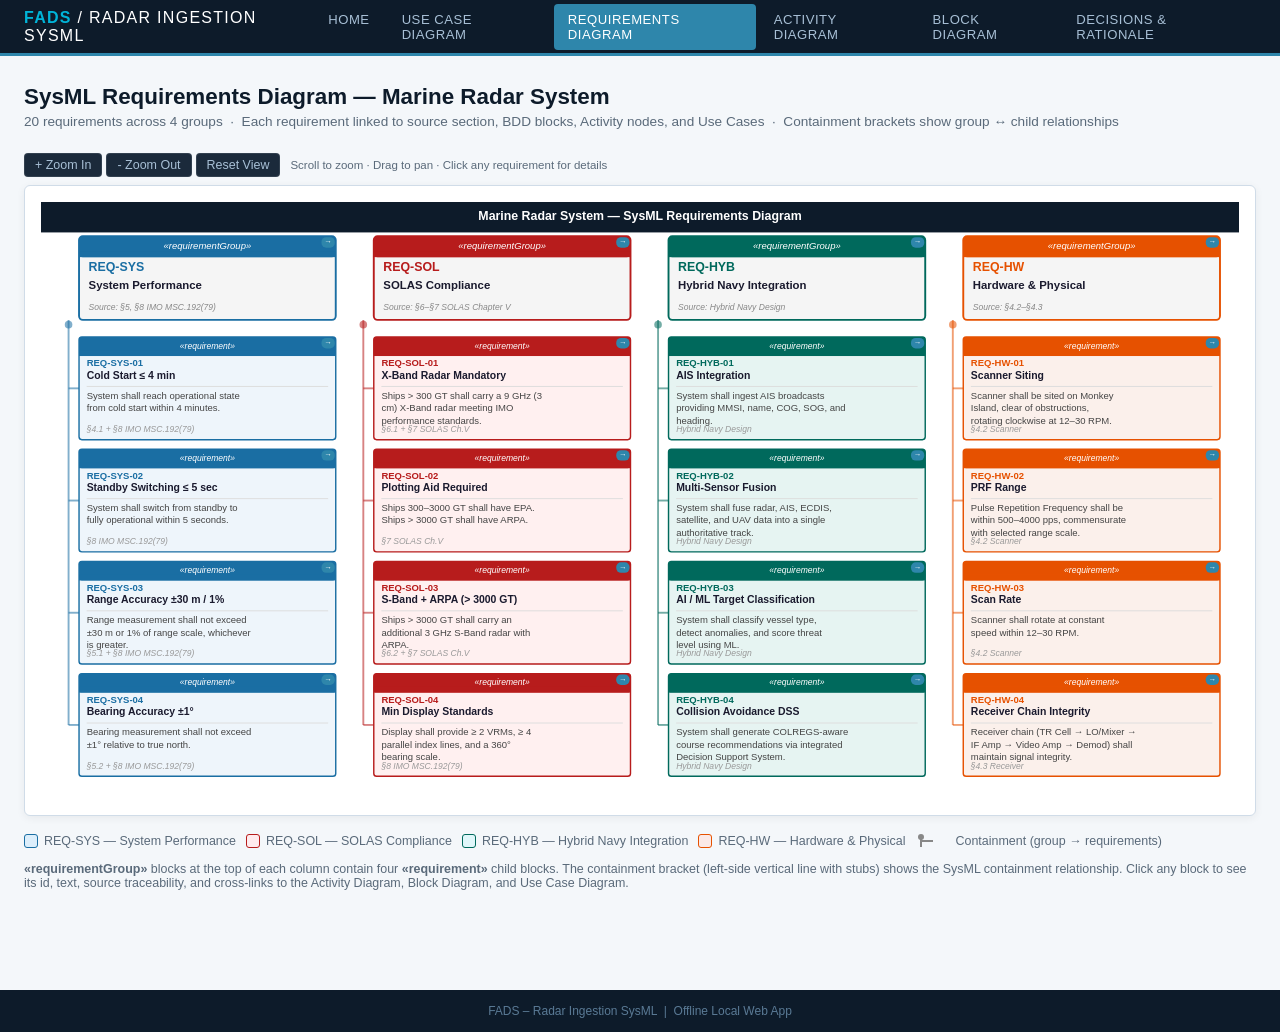
<file: radar-webapp/requirements.html>
<!DOCTYPE html>
<html lang="en">
<head>
  <meta charset="UTF-8">
  <meta name="viewport" content="width=device-width, initial-scale=1.0">
  <title>Requirements Diagram – FADS Radar SysML</title>
  <link rel="stylesheet" href="css/style.css">
</head>
<body>

<header>
  <div class="logo">FADS <span>/ Radar Ingestion SysML</span></div>
  <nav>
    <a href="index.html">Home</a>
    <a href="usecase.html">Use Case Diagram</a>
    <a href="requirements.html" class="active">Requirements Diagram</a>
    <a href="activity.html">Activity Diagram</a>
    <a href="bdd.html">Block Diagram</a>
    <a href="rationale.html">Decisions &amp; Rationale</a>
  </nav>
</header>

<div class="page-content">
  <h1 class="page-title">SysML Requirements Diagram — Marine Radar System</h1>
  <p class="page-subtitle">
    20 requirements across 4 groups &nbsp;·&nbsp;
    Each requirement linked to source section, BDD blocks, Activity nodes, and Use Cases &nbsp;·&nbsp;
    Containment brackets show group ↔ child relationships
  </p>

  <div id="diagram-toolbar" class="zoom-controls">
    <button data-zoom="in">+ Zoom In</button>
    <button data-zoom="out">- Zoom Out</button>
    <button data-zoom="reset">Reset View</button>
    <span class="zoom-hint">Scroll to zoom &middot; Drag to pan &middot; Click any requirement for details</span>
  </div>

  <div class="diagram-wrap">
    <div id="requirements-svg"></div>
  </div>

  <div class="legend" style="margin-top:18px;">
    <div class="legend-item">
      <div class="legend-swatch" style="background:#DCEEFB;border-color:#1A6EA3;"></div>
      REQ-SYS — System Performance
    </div>
    <div class="legend-item">
      <div class="legend-swatch" style="background:#FFEBEE;border-color:#B71C1C;"></div>
      REQ-SOL — SOLAS Compliance
    </div>
    <div class="legend-item">
      <div class="legend-swatch" style="background:#E0F7FA;border-color:#00695C;"></div>
      REQ-HYB — Hybrid Navy Integration
    </div>
    <div class="legend-item">
      <div class="legend-swatch" style="background:#FBE9E7;border-color:#E65100;"></div>
      REQ-HW — Hardware &amp; Physical
    </div>
    <div class="legend-item">
      <svg width="34" height="12" style="overflow:visible;">
        <line x1="6" y1="0" x2="6" y2="12" stroke="#888" stroke-width="2"/>
        <line x1="6" y1="6" x2="18" y2="6" stroke="#888" stroke-width="2"/>
        <circle cx="6" cy="2" r="3" fill="#888"/>
      </svg>
      Containment (group → requirements)
    </div>
  </div>

  <p style="margin-top:14px; font-size:0.78rem; color:var(--text-muted);">
    <strong>«requirementGroup»</strong> blocks at the top of each column contain four
    <strong>«requirement»</strong> child blocks. The containment bracket (left-side vertical line with stubs)
    shows the SysML containment relationship. Click any block to see its id, text, source traceability,
    and cross-links to the Activity Diagram, Block Diagram, and Use Case Diagram.
  </p>
</div>

<footer>
  FADS – Radar Ingestion SysML &nbsp;|&nbsp; Offline Local Web App
</footer>

<script src="js/app.js"></script>
<script src="js/interact.js"></script>
<script src="js/requirements.js"></script>
</body>
</html>
</file>
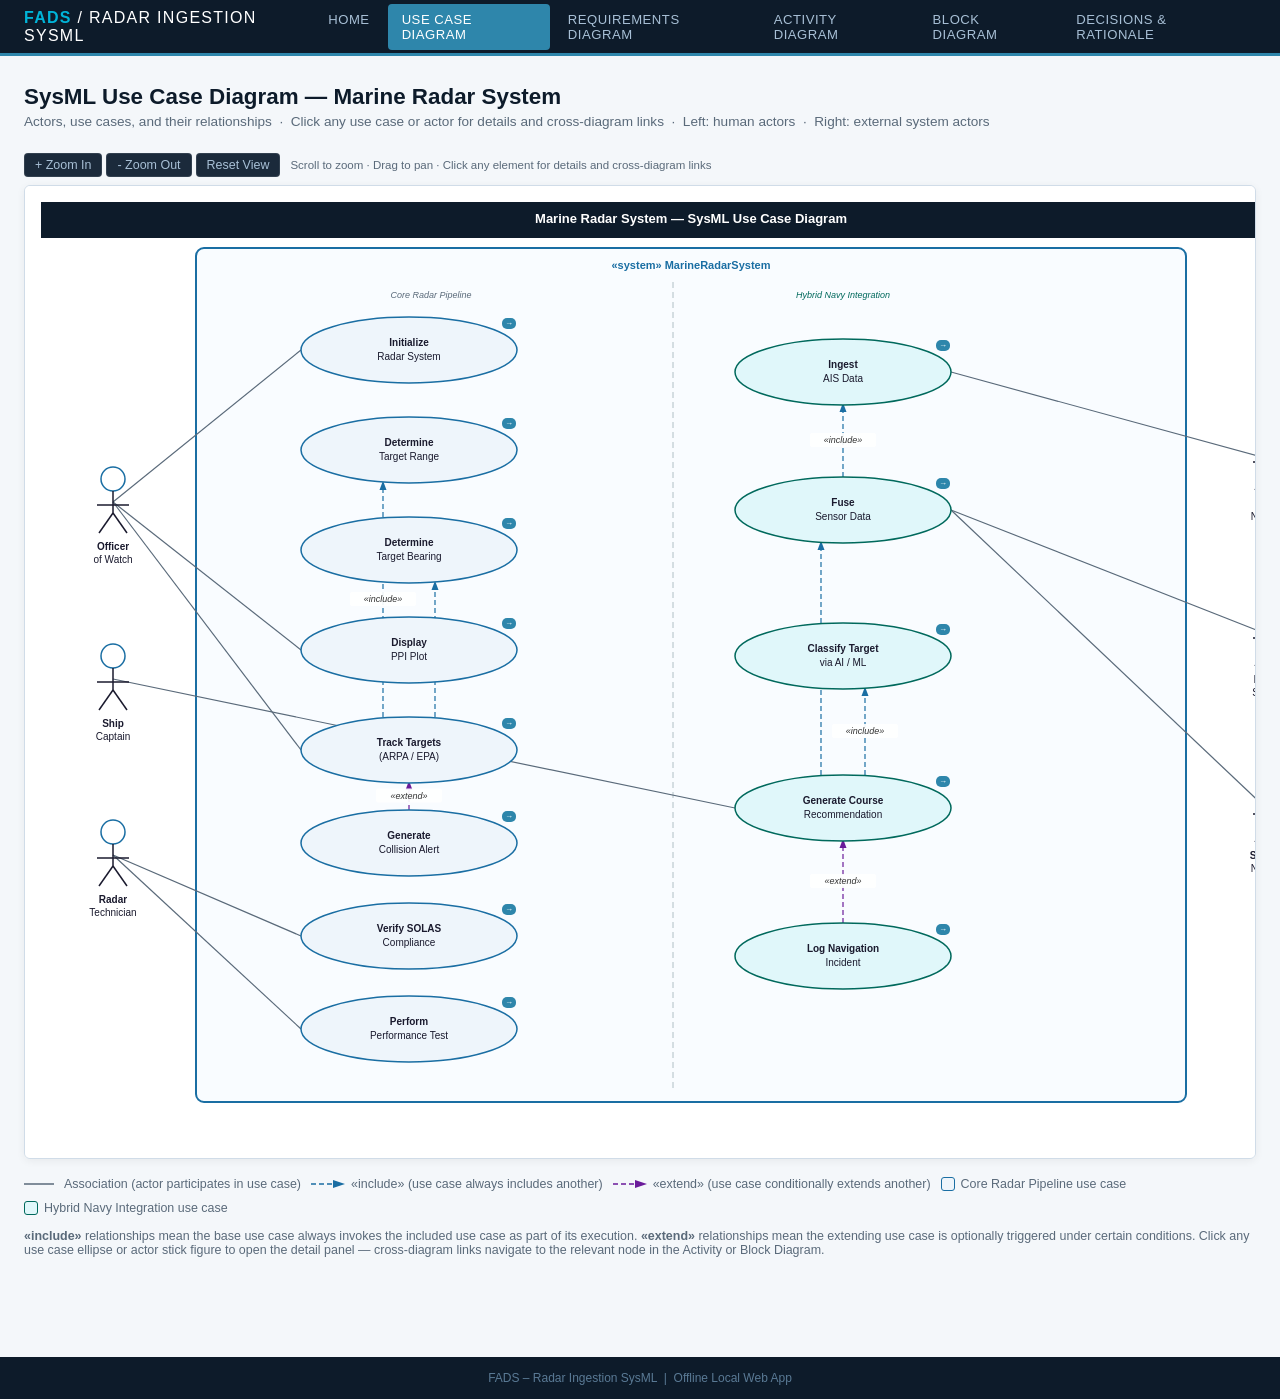
<file: radar-webapp/usecase.html>
<!DOCTYPE html>
<html lang="en">
<head>
  <meta charset="UTF-8">
  <meta name="viewport" content="width=device-width, initial-scale=1.0">
  <title>Use Case Diagram – FADS Radar SysML</title>
  <link rel="stylesheet" href="css/style.css">
</head>
<body>

<header>
  <div class="logo">FADS <span>/ Radar Ingestion SysML</span></div>
  <nav>
    <a href="index.html">Home</a>
    <a href="usecase.html" class="active">Use Case Diagram</a>
    <a href="requirements.html">Requirements Diagram</a>
    <a href="activity.html">Activity Diagram</a>
    <a href="bdd.html">Block Diagram</a>
    <a href="rationale.html">Decisions &amp; Rationale</a>
  </nav>
</header>

<div class="page-content">
  <h1 class="page-title">SysML Use Case Diagram — Marine Radar System</h1>
  <p class="page-subtitle">
    Actors, use cases, and their relationships &nbsp;·&nbsp;
    Click any use case or actor for details and cross-diagram links &nbsp;·&nbsp;
    Left: human actors &nbsp;·&nbsp; Right: external system actors
  </p>

  <div id="diagram-toolbar" class="zoom-controls">
    <button data-zoom="in">+ Zoom In</button>
    <button data-zoom="out">- Zoom Out</button>
    <button data-zoom="reset">Reset View</button>
    <span class="zoom-hint">Scroll to zoom &middot; Drag to pan &middot; Click any element for details and cross-diagram links</span>
  </div>

  <div class="diagram-wrap">
    <div id="usecase-svg"></div>
  </div>

  <div class="legend" style="margin-top:18px;">
    <div class="legend-item">
      <svg width="34" height="12" style="overflow:visible;">
        <line x1="0" y1="6" x2="30" y2="6" stroke="#5A6A7A" stroke-width="1.5"/>
      </svg>
      Association (actor participates in use case)
    </div>
    <div class="legend-item">
      <svg width="34" height="12" style="overflow:visible;">
        <line x1="0" y1="6" x2="28" y2="6" stroke="#1A6EA3" stroke-width="1.5" stroke-dasharray="5,3"/>
        <polygon points="22,2 34,6 22,10" fill="#1A6EA3"/>
      </svg>
      «include» (use case always includes another)
    </div>
    <div class="legend-item">
      <svg width="34" height="12" style="overflow:visible;">
        <line x1="0" y1="6" x2="28" y2="6" stroke="#6A1B9A" stroke-width="1.5" stroke-dasharray="5,3"/>
        <polygon points="22,2 34,6 22,10" fill="#6A1B9A"/>
      </svg>
      «extend» (use case conditionally extends another)
    </div>
    <div class="legend-item">
      <div class="legend-swatch" style="background:#EEF5FB;border-color:#1A6EA3;"></div>
      Core Radar Pipeline use case
    </div>
    <div class="legend-item">
      <div class="legend-swatch" style="background:#E0F7FA;border-color:#00695C;"></div>
      Hybrid Navy Integration use case
    </div>
  </div>

  <p style="margin-top:14px; font-size:0.78rem; color:var(--text-muted);">
    <strong>«include»</strong> relationships mean the base use case always invokes the included use case as part of its execution.
    <strong>«extend»</strong> relationships mean the extending use case is optionally triggered under certain conditions.
    Click any use case ellipse or actor stick figure to open the detail panel — cross-diagram links navigate to the relevant node in the Activity or Block Diagram.
  </p>
</div>

<footer>
  FADS – Radar Ingestion SysML &nbsp;|&nbsp; Offline Local Web App
</footer>

<script src="js/app.js"></script>
<script src="js/interact.js"></script>
<script src="js/usecase.js"></script>
</body>
</html>
</file>
<file: radar-webapp/css/style.css>
/* ============================================================
   FADS – Radar Ingestion SysML Web App
   Shared Stylesheet
   ============================================================ */

:root {
  --navy:      #0D1B2A;
  --navy-mid:  #1B2A3B;
  --accent:    #2E86AB;
  --accent2:   #00B4D8;
  --light-bg:  #F4F7FA;
  --border:    #D0DCE8;
  --text:      #1A1A2E;
  --text-muted:#5A6A7A;
  --white:     #FFFFFF;

  /* Lane colours */
  --lane-tx:       #DCEEFB;
  --lane-tx-hdr:   #1A6EA3;
  --lane-scan:     #E8F5E9;
  --lane-scan-hdr: #2E7D32;
  --lane-rx:       #FBE9E7;
  --lane-rx-hdr:   #B71C1C;
  --lane-disp:     #EDE7F6;
  --lane-disp-hdr: #6A1B9A;
  --lane-hybrid:   #E0F7FA;
  --lane-hybrid-hdr: #00695C;
}

* { box-sizing: border-box; margin: 0; padding: 0; }

body {
  font-family: 'Segoe UI', Arial, sans-serif;
  background: var(--light-bg);
  color: var(--text);
  font-size: 14px;
}

/* ── TOP NAV ─────────────────────────────────────────────── */
header {
  background: var(--navy);
  color: var(--white);
  padding: 0 24px;
  display: flex;
  align-items: center;
  justify-content: space-between;
  height: 56px;
  position: sticky;
  top: 0;
  z-index: 100;
  border-bottom: 3px solid var(--accent);
}

header .logo {
  font-size: 1rem;
  font-weight: 700;
  letter-spacing: 0.08em;
  text-transform: uppercase;
  color: var(--accent2);
}

header .logo span {
  color: var(--white);
  font-weight: 300;
}

nav {
  display: flex;
  gap: 4px;
}

nav a {
  color: #A8C0D6;
  text-decoration: none;
  padding: 8px 14px;
  border-radius: 4px;
  font-size: 0.82rem;
  font-weight: 500;
  letter-spacing: 0.04em;
  text-transform: uppercase;
  transition: background 0.15s, color 0.15s;
}

nav a:hover,
nav a.active {
  background: var(--accent);
  color: var(--white);
}

/* ── PAGE WRAPPER ────────────────────────────────────────── */
.page-content {
  max-width: 1400px;
  margin: 0 auto;
  padding: 28px 24px 60px;
}

.page-title {
  font-size: 1.4rem;
  font-weight: 700;
  color: var(--navy);
  margin-bottom: 4px;
}

.page-subtitle {
  font-size: 0.85rem;
  color: var(--text-muted);
  margin-bottom: 24px;
}

.page-subtitle a {
  color: var(--accent);
  text-decoration: none;
}

/* ── DIAGRAM CONTAINER ───────────────────────────────────── */
.diagram-wrap {
  background: var(--white);
  border: 1px solid var(--border);
  border-radius: 6px;
  padding: 16px;
  overflow-x: auto;
  box-shadow: 0 2px 8px rgba(0,0,0,0.06);
}

.diagram-wrap svg {
  display: block;
  margin: 0 auto;
}

/* ── LEGEND ──────────────────────────────────────────────── */
.legend {
  display: flex;
  flex-wrap: wrap;
  gap: 10px;
  margin-top: 16px;
}

.legend-item {
  display: flex;
  align-items: center;
  gap: 6px;
  font-size: 0.78rem;
  color: var(--text-muted);
}

.legend-swatch {
  width: 14px;
  height: 14px;
  border-radius: 3px;
  border: 1px solid rgba(0,0,0,0.15);
  flex-shrink: 0;
}

/* ── INFO CARDS (index page) ─────────────────────────────── */
.card-grid {
  display: grid;
  grid-template-columns: repeat(auto-fill, minmax(260px, 1fr));
  gap: 16px;
  margin-top: 24px;
}

.card {
  background: var(--white);
  border: 1px solid var(--border);
  border-radius: 6px;
  padding: 20px;
  text-decoration: none;
  color: var(--text);
  transition: box-shadow 0.15s, border-color 0.15s;
  display: block;
}

.card:hover {
  box-shadow: 0 4px 16px rgba(46,134,171,0.15);
  border-color: var(--accent);
}

.card-icon {
  font-size: 1.8rem;
  margin-bottom: 10px;
}

.card-title {
  font-weight: 700;
  font-size: 0.95rem;
  margin-bottom: 6px;
  color: var(--navy);
}

.card-desc {
  font-size: 0.8rem;
  color: var(--text-muted);
  line-height: 1.5;
}

/* ── SOURCE BADGE ────────────────────────────────────────── */
.source-badge {
  display: inline-flex;
  align-items: center;
  gap: 6px;
  background: var(--navy-mid);
  color: #A8C0D6;
  font-size: 0.72rem;
  padding: 4px 10px;
  border-radius: 12px;
  margin-bottom: 20px;
  letter-spacing: 0.03em;
}

/* ── RATIONALE PAGE ──────────────────────────────────────── */
.rationale-body {
  max-width: 860px;
}

.rationale-body h2 {
  font-size: 1.1rem;
  color: var(--navy);
  margin: 28px 0 10px;
  padding-bottom: 6px;
  border-bottom: 2px solid var(--border);
}

.rationale-body h3 {
  font-size: 0.95rem;
  color: var(--accent);
  margin: 18px 0 8px;
}

.rationale-body p {
  line-height: 1.7;
  margin-bottom: 10px;
  color: var(--text);
}

.rationale-body ul, .rationale-body ol {
  padding-left: 22px;
  margin-bottom: 12px;
}

.rationale-body li {
  line-height: 1.7;
  margin-bottom: 4px;
}

.decision-table {
  width: 100%;
  border-collapse: collapse;
  margin: 12px 0 18px;
  font-size: 0.82rem;
}

.decision-table th {
  background: var(--navy);
  color: var(--white);
  padding: 8px 12px;
  text-align: left;
  font-weight: 600;
}

.decision-table td {
  border: 1px solid var(--border);
  padding: 7px 12px;
  vertical-align: top;
  line-height: 1.5;
}

.decision-table tr:nth-child(even) td {
  background: var(--light-bg);
}

.tag {
  display: inline-block;
  padding: 2px 8px;
  border-radius: 10px;
  font-size: 0.72rem;
  font-weight: 600;
  text-transform: uppercase;
}

.tag-source  { background: #E3F2FD; color: #1565C0; }
.tag-decision { background: #FFF3E0; color: #E65100; }
.tag-rationale { background: #E8F5E9; color: #2E7D32; }

/* ── FOOTER ──────────────────────────────────────────────── */
footer {
  background: var(--navy);
  color: #5A7A95;
  font-size: 0.75rem;
  text-align: center;
  padding: 14px;
  margin-top: 40px;
}

/* ── INTERACTIVE: Tooltip ────────────────────────────────── */
.sysml-tooltip {
  position: fixed;
  display: none;
  background: var(--navy);
  color: #E0EEF8;
  font-size: 0.78rem;
  font-family: 'Segoe UI', Arial, sans-serif;
  padding: 5px 10px;
  border-radius: 4px;
  pointer-events: none;
  z-index: 9000;
  max-width: 260px;
  box-shadow: 0 2px 8px rgba(0,0,0,0.4);
  white-space: nowrap;
}

/* ── INTERACTIVE: Detail Panel ───────────────────────────── */
.detail-panel {
  position: fixed;
  display: none;
  width: 316px;
  max-height: 68vh;
  background: var(--white);
  border: 1px solid rgba(0,0,0,0.13);
  border-top: 3px solid var(--accent);
  border-radius: 0 0 8px 8px;
  box-shadow: 0 8px 28px rgba(0,0,0,0.22);
  overflow-y: auto;
  z-index: 600;
  padding: 12px 14px 14px;
  pointer-events: auto;
}
.detail-panel.open { display: block; }

.detail-close {
  position: absolute;
  top: 8px; right: 10px;
  background: none; border: none;
  font-size: 0.85rem; color: var(--text-muted);
  cursor: pointer; padding: 2px 6px; border-radius: 4px;
  line-height: 1;
}
.detail-close:hover { background: var(--light-bg); color: var(--text); }

.dp-stereo { font-size: 0.72rem; color: var(--text-muted); font-style: italic; margin-bottom: 2px; }
.dp-title  { font-size: 1rem; font-weight: 700; color: var(--navy); margin-bottom: 6px; padding-right: 24px; }
.dp-meta   { font-size: 0.75rem; color: var(--accent); font-weight: 600; margin-bottom: 10px; }
.dp-desc   { font-size: 0.82rem; line-height: 1.6; color: var(--text); margin-bottom: 12px; }

.dp-section {
  font-size: 0.72rem; font-weight: 700;
  text-transform: uppercase; letter-spacing: 0.06em;
  color: var(--text-muted); margin: 12px 0 4px;
}
.dp-list { padding-left: 16px; margin: 0 0 8px; }
.dp-list li { font-size: 0.78rem; font-family: Consolas, monospace; color: var(--text); line-height: 1.7; }

.dp-note {
  background: #FFFDE7; border-left: 3px solid #F0A500;
  font-size: 0.78rem; color: #4A3800; padding: 6px 10px;
  border-radius: 0 4px 4px 0; margin-top: 10px; font-style: italic;
}

/* ── INTERACTIVE: Zoom Controls ──────────────────────────── */
.zoom-controls {
  display: flex; align-items: center; gap: 4px; margin-bottom: 8px;
}
.zoom-controls button {
  background: var(--navy-mid); color: #A8C0D6;
  border: 1px solid rgba(255,255,255,0.1); border-radius: 4px;
  padding: 4px 10px; font-size: 0.78rem; cursor: pointer;
  font-family: 'Segoe UI', Arial, sans-serif; transition: background 0.15s, color 0.15s;
}
.zoom-controls button:hover { background: var(--accent); color: var(--white); }
.zoom-hint { font-size: 0.72rem; color: var(--text-muted); margin-left: 6px; }

/* ── INTERACTIVE: Lane Filter ────────────────────────────── */
.lane-filter-bar {
  display: flex; flex-wrap: wrap; gap: 6px;
  margin-bottom: 10px; align-items: center;
}
.filter-label {
  font-size: 0.72rem; color: var(--text-muted);
  text-transform: uppercase; letter-spacing: 0.05em;
  font-weight: 600; margin-right: 4px;
}
.lane-filter-btn {
  font-size: 0.72rem; font-family: 'Segoe UI', Arial, sans-serif;
  padding: 3px 10px; border-radius: 12px; border: 2px solid #ccc;
  background: var(--white); color: var(--text-muted);
  cursor: pointer; transition: all 0.15s; font-weight: 600;
  letter-spacing: 0.03em; text-transform: uppercase;
}

/* ── INTERACTIVE: Cross-diagram reference links ──────────── */
.dp-crossref {
  display: block;
  font-size: 0.78rem;
  color: var(--accent);
  text-decoration: none;
  padding: 5px 0;
  border-bottom: 1px solid var(--border);
  transition: color 0.15s;
}
.dp-crossref:last-child { border-bottom: none; }
.dp-crossref:hover { color: var(--navy); text-decoration: underline; }

/* ── INTERACTIVE: URL-highlight flash ────────────────────── */
@keyframes nodeFlash {
  0%   { filter: drop-shadow(0 0 10px rgba(46,134,171,0.9)); opacity: 1; }
  40%  { filter: drop-shadow(0 0 3px rgba(46,134,171,0.3));  opacity: 0.7; }
  100% { filter: drop-shadow(0 0 10px rgba(46,134,171,0.9)); opacity: 1; }
}
.highlight-flash { animation: nodeFlash 0.55s ease 3; }

/* ── INTERACTIVE: Node hover (Activity) ──────────────────── */
.node-group { cursor: pointer; }
.node-group:hover rect,
.node-group:hover polygon,
.node-group:hover circle { opacity: 0.85; }

/* ── INTERACTIVE: Block states (BDD) ─────────────────────── */
.block-group { cursor: pointer; transition: opacity 0.2s; }
.block-group.dimmed  { opacity: 0.1; pointer-events: none; }
.block-group.selected { filter: drop-shadow(0 0 7px rgba(46,134,171,0.85)); }

.conn-group { transition: opacity 0.2s; }
.conn-group.dimmed { opacity: 0.05; }
.conn-group.highlighted line,
.conn-group.highlighted polyline { stroke-width: 3 !important; }

/* ── INTERACTIVE: Requirements Diagram nodes ─────────────────── */
.req-group, .req-node { cursor: pointer; transition: filter 0.15s; }
.req-group:hover, .req-node:hover {
  filter: drop-shadow(0 0 6px rgba(46,134,171,0.55));
}

/* ── INTERACTIVE: Link count badges ──────────────────────────── */
.link-badge rect { transition: opacity 0.15s; }

/* ── INTERACTIVE: Use case actor + node cursor ───────────────── */
.uc-node, .actor-group { cursor: pointer; }
.uc-node:hover ellipse { filter: brightness(0.92); }
</file>
